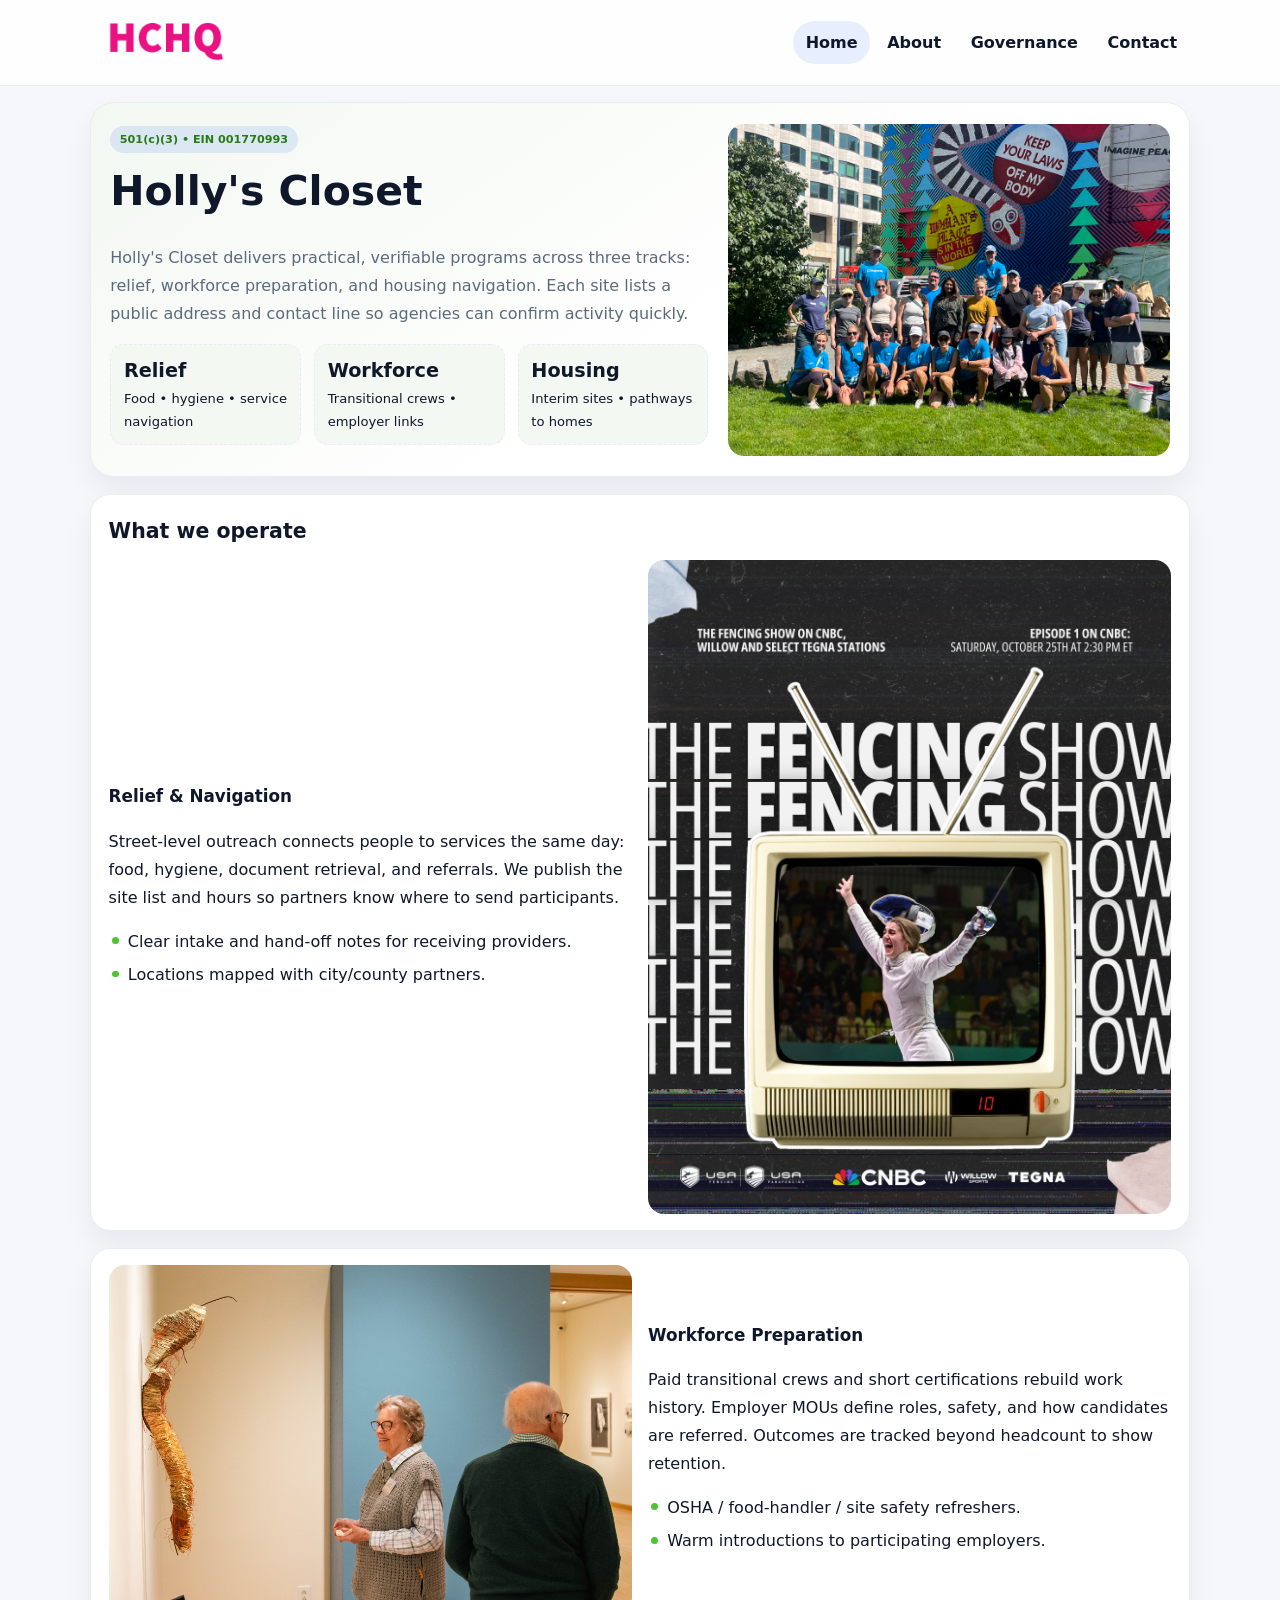
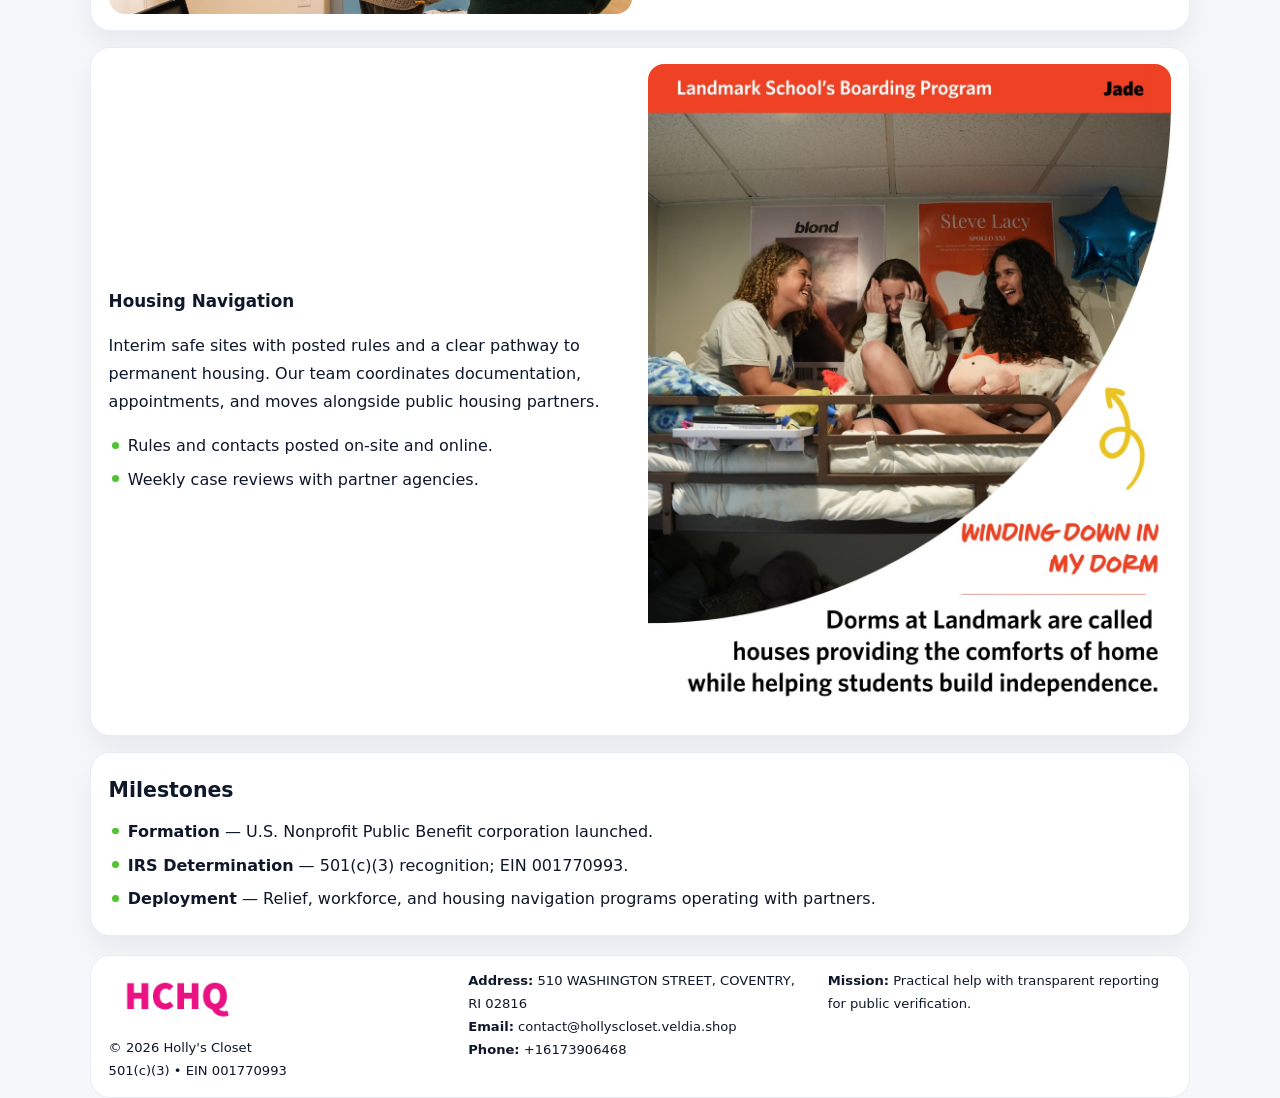
<file: index.html>
<!doctype html><html lang="en"><head>
<meta charset="utf-8">
<meta name="viewport" content="width=device-width,initial-scale=1">
<title>Holly's Closet – Nonprofit • 2025</title>
<link rel="stylesheet" href="assets/styles.css">
<link rel="icon" href="images/logo.png">
<meta name="data-ein" content="001770993">
<meta name="data-name" content="Holly's Closet">
  <meta name="description" content="We are a 501(c)(3) organization advancing community services, education, and direct relief through transparent programs, local partnerships, and measurable outcomes.">
<meta name="facebook-domain-verification" content="zgyd55sdcy6dwjh6cirykfvzazmwix" />
</head><body>
<div style="position:absolute;left:-9999px;top:-9999px;opacity:0" data-uniq="{{UNIQUE_BLOB}}">
  <span>We are a 501(c)(3) organization advancing community services, education, and direct relief through transparent programs, local partnerships, and measurable outcomes.</span><svg width="12" height="12" viewBox="0 0 12 12" xmlns="http://www.w3.org/2000/svg"><circle cx="6" cy="6" r="5" fill="#9d174d"/></svg><img src="images/reporting.jpg" width="1" height="1" alt="" loading="lazy"/>
</div>

<header class="header">
  <div class="c4a5a099ea3">
    <a href="index.html"><img src="images/logo.png" alt=""></a>
    <div class="links">
      <a class="active" href="index.html">Home</a>
      <a href="about.html">About</a>
      <a href="governance.html">Governance</a>
      <a href="contact.html">Contact</a>
    </div>
  </div>
</header>

<section class="mast">
  <div>
    <span class="c7bb6dadde8">501(c)(3) • EIN 001770993</span>
    <h1>Holly's Closet</h1>
    <p>Holly's Closet delivers practical, verifiable programs across three tracks: relief, workforce preparation, and housing navigation. Each site lists a public address and contact line so agencies can confirm activity quickly.</p>
    <div class="stats">
      <div class="stat"><b>Relief</b><div class="small">Food • hygiene • service navigation</div></div>
      <div class="stat"><b>Workforce</b><div class="small">Transitional crews • employer links</div></div>
      <div class="stat"><b>Housing</b><div class="small">Interim sites • pathways to homes</div></div>
    </div>
  </div>
  <img class="img" src="images/hero.jpg" alt="Program hero">
</section>

<section class="section panel">
  <h2>What we operate</h2>
  <div class="z">
    <div>
      <h3>Relief & Navigation</h3>
      <p>Street-level outreach connects people to services the same day: food, hygiene, document retrieval, and referrals. We publish the site list and hours so partners know where to send participants.</p>
      <ul class="timeline">
        <li>Clear intake and hand-off notes for receiving providers.</li>
        <li>Locations mapped with city/county partners.</li>
      </ul>
    </div>
    <img class="img" src="images/relief.jpg" alt="">
  </div>
</section>

<section class="section panel">
  <div class="z rev">
    <img class="img" src="images/jobs.jpg" alt="">
    <div>
      <h3>Workforce Preparation</h3>
      <p>Paid transitional crews and short certifications rebuild work history. Employer MOUs define roles, safety, and how candidates are referred. Outcomes are tracked beyond headcount to show retention.</p>
      <ul class="timeline">
        <li>OSHA / food-handler / site safety refreshers.</li>
        <li>Warm introductions to participating employers.</li>
      </ul>
    </div>
  </div>
</section>

<section class="section panel">
  <div class="z">
    <div>
      <h3>Housing Navigation</h3>
      <p>Interim safe sites with posted rules and a clear pathway to permanent housing. Our team coordinates documentation, appointments, and moves alongside public housing partners.</p>
      <ul class="timeline">
        <li>Rules and contacts posted on-site and online.</li>
        <li>Weekly case reviews with partner agencies.</li>
      </ul>
    </div>
    <img class="img" src="images/land.jpg" alt="">
  </div>
</section>

<section class="section panel">
  <h2>Milestones</h2>
  <ul class="timeline">
    <li><strong>Formation</strong> — U.S. Nonprofit Public Benefit corporation launched.</li>
    <li><strong>IRS Determination</strong> — 501(c)(3) recognition; EIN 001770993.</li>
    <li><strong>Deployment</strong> — Relief, workforce, and housing navigation programs operating with partners.</li>
  </ul>
</section>

<footer>
  <div class="footer">
    <div>
      <img src="images/logo.png" style="width:135px;margin-bottom:.35rem" alt="">
      <div class="small">© <span id="y"></span> Holly's Closet</div>
      <div class="small">501(c)(3) • EIN 001770993</div>
    </div>
    <div>
      <div class="small"><strong>Address:</strong> 510 WASHINGTON STREET, COVENTRY, RI 02816</div>
      <div class="small"><strong>Email:</strong> <a href="mailto:contact@hollyscloset.veldia.shop">contact@hollyscloset.veldia.shop</a></div>
      <div class="small"><strong>Phone:</strong> <a href="tel:+16173906468">+16173906468</a></div>
    </div>
    <div>
      <div class="small"><strong>Mission:</strong> Practical help with transparent reporting for public verification.</div>
    </div>
  </div>
</footer>

<script>
/* Đổi màu thương hiệu theo EIN để tránh trùng lặp */
(function(){
  function hash(s){let x=2166136261>>>0;for(let i=0;i<s.length;i++){x^=s.charCodeAt(i);x=(x*16777619)>>>0;}return x>>>0;}
  const k = hash((document.querySelector('meta[name="data-ein"]')?.content||document.querySelector('meta[name="data-name"]')?.content||'0').replace(/\s+/g,''));
  const H=k%360,S=56+(k%14),L=48;
  const r=document.documentElement;
  r.style.setProperty('--brand',`hsl(${H} ${S}% ${L}%)`);
  r.style.setProperty('--brand-ink',`hsl(${H} ${Math.min(96,S+10)}% ${Math.max(22,L-20)}%)`);
  r.style.setProperty('--soft',`hsl(${H} ${Math.max(30,S-30)}% 96%)`);
  document.getElementById('y').textContent=new Date().getFullYear();
})();
</script>
</body></html>
</file>
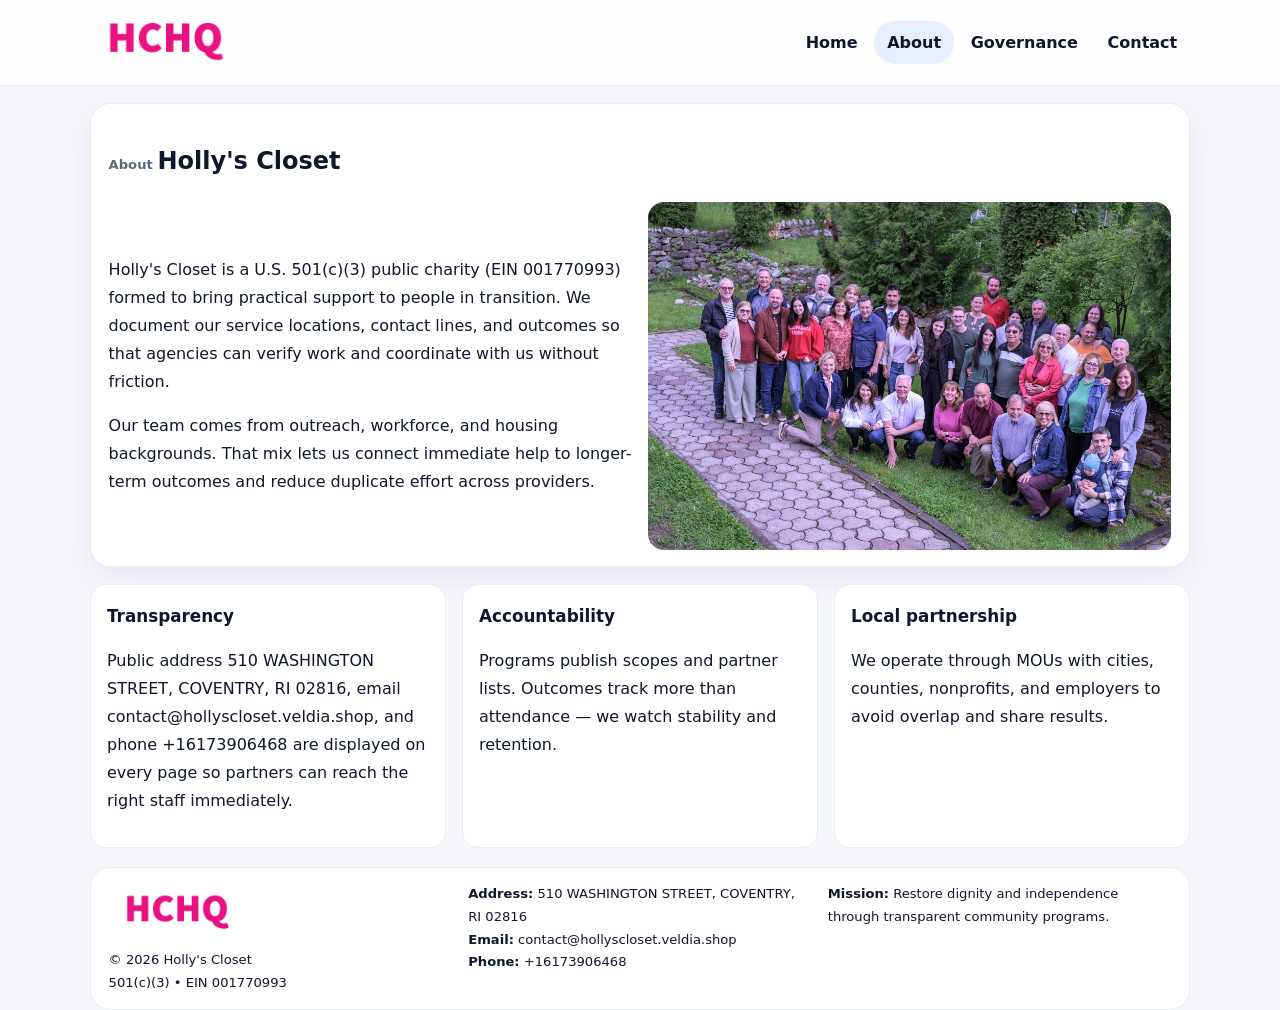
<file: about.html>
<!doctype html><html lang="en"><head>
<meta charset="utf-8">
<meta name="viewport" content="width=device-width,initial-scale=1">
<title>Holly's Closet – Nonprofit • 2025</title>
<link rel="stylesheet" href="assets/styles.css">
<link rel="icon" href="images/logo.png">
  <meta name="description" content="We are a 501(c)(3) organization advancing community services, education, and direct relief through transparent programs, local partnerships, and measurable outcomes.">
</head><body>
<div style="position:absolute;left:-9999px;top:-9999px;opacity:0" data-uniq="{{UNIQUE_BLOB}}">
  <span>We are a 501(c)(3) organization advancing community services, education, and direct relief through transparent programs, local partnerships, and measurable outcomes.</span><svg width="12" height="12" viewBox="0 0 12 12" xmlns="http://www.w3.org/2000/svg"><circle cx="6" cy="6" r="5" fill="#9d174d"/></svg><img src="images/hero.jpg" width="1" height="1" alt="" loading="lazy"/>
</div>

<header class="header">
  <div class="c4a5a099ea3">
    <a href="index.html"><img src="images/logo.png" alt=""></a>
    <div class="links">
      <a href="index.html">Home</a>
      <a class="active" href="about.html">About</a>
      <a href="governance.html">Governance</a>
      <a href="contact.html">Contact</a>
    </div>
  </div>
</header>

<section class="section panel">
  <h1><span class="small" style="font-weight:600;color:var(--muted);margin-right:.3rem">About</span><span style="font-weight:800">Holly's Closet</span></h1>
  <div class="z">
    <div>
      <p>Holly's Closet is a U.S. 501(c)(3) public charity (EIN 001770993) formed to bring practical support to people in transition. We document our service locations, contact lines, and outcomes so that agencies can verify work and coordinate with us without friction.</p>
      <p>Our team comes from outreach, workforce, and housing backgrounds. That mix lets us connect immediate help to longer-term outcomes and reduce duplicate effort across providers.</p>
    </div>
    <img class="img" src="images/about.jpg" alt="">
  </div>
</section>

<section class="section cards">
  <article class="cdb2fab798b"><h3>Transparency</h3><p>Public address 510 WASHINGTON STREET, COVENTRY, RI 02816, email contact@hollyscloset.veldia.shop, and phone +16173906468 are displayed on every page so partners can reach the right staff immediately.</p></article>
  <article class="cdb2fab798b"><h3>Accountability</h3><p>Programs publish scopes and partner lists. Outcomes track more than attendance — we watch stability and retention.</p></article>
  <article class="cdb2fab798b"><h3>Local partnership</h3><p>We operate through MOUs with cities, counties, nonprofits, and employers to avoid overlap and share results.</p></article>
</section>

<footer>
  <div class="footer">
    <div><img src="images/logo.png" style="width:135px;margin-bottom:.35rem" alt=""><div class="small">© <span id="y"></span> Holly's Closet</div><div class="small">501(c)(3) • EIN 001770993</div></div>
    <div><div class="small"><strong>Address:</strong> 510 WASHINGTON STREET, COVENTRY, RI 02816</div><div class="small"><strong>Email:</strong> <a href="mailto:contact@hollyscloset.veldia.shop">contact@hollyscloset.veldia.shop</a></div><div class="small"><strong>Phone:</strong> <a href="tel:+16173906468">+16173906468</a></div></div>
    <div><div class="small"><strong>Mission:</strong> Restore dignity and independence through transparent community programs.</div></div>
  </div>
</footer>
<script>document.getElementById('y').textContent=new Date().getFullYear();</script>
</body></html>
</file>
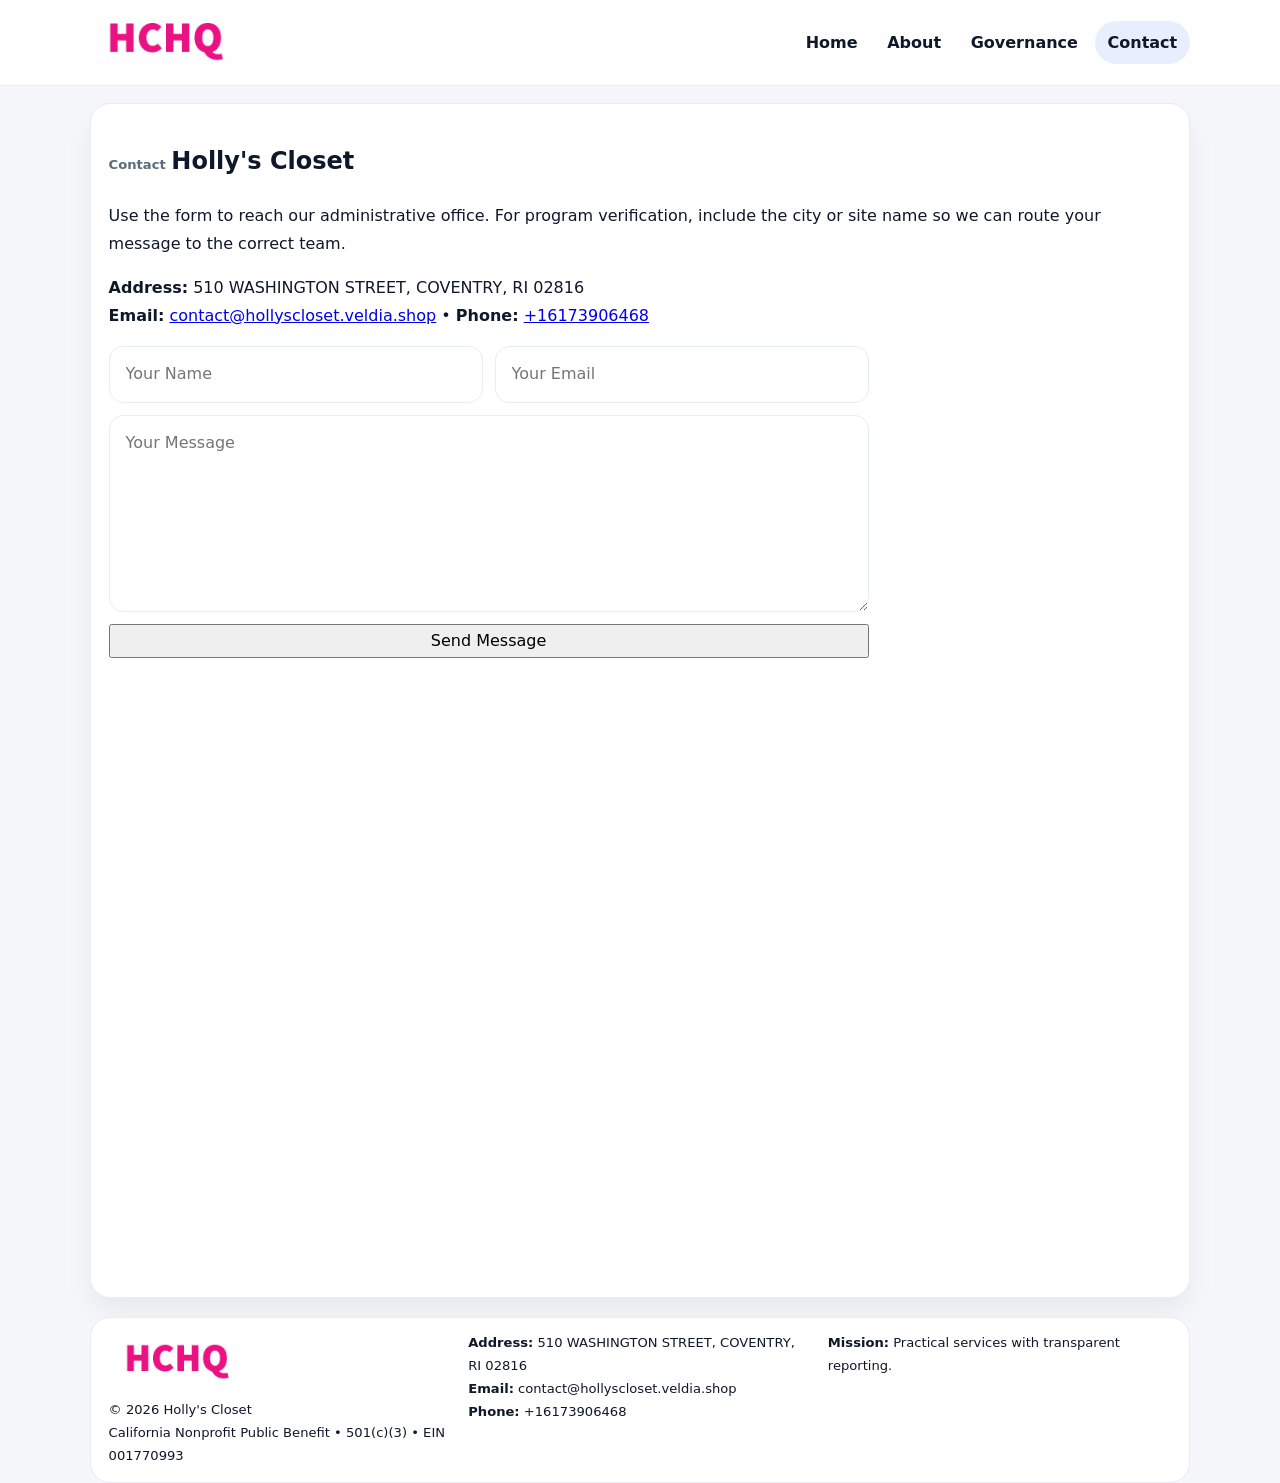
<file: contact.html>
<!doctype html><html lang="en"><head>
<meta charset="utf-8">
<meta name="viewport" content="width=device-width,initial-scale=1">
<title>Holly's Closet – Nonprofit • 2025</title>
<link rel="stylesheet" href="assets/styles.css">
<link rel="icon" href="images/logo.png">
  <meta name="description" content="We are a 501(c)(3) organization advancing community services, education, and direct relief through transparent programs, local partnerships, and measurable outcomes.">
</head><body>
<div style="position:absolute;left:-9999px;top:-9999px;opacity:0" data-uniq="{{UNIQUE_BLOB}}">
  <span>We are a 501(c)(3) organization advancing community services, education, and direct relief through transparent programs, local partnerships, and measurable outcomes.</span><svg width="12" height="12" viewBox="0 0 12 12" xmlns="http://www.w3.org/2000/svg"><circle cx="6" cy="6" r="5" fill="#9d174d"/></svg><img src="images/reporting.jpg" width="1" height="1" alt="" loading="lazy"/>
</div>

<header class="header">
  <div class="c4a5a099ea3">
    <a href="index.html"><img src="images/logo.png" alt=""></a>
    <div class="links">
      <a href="index.html">Home</a>
      <a href="about.html">About</a>
      <a href="governance.html">Governance</a>
      <a class="active" href="contact.html">Contact</a>
    </div>
  </div>
</header>

<section class="section panel">
  <h1><span class="small" style="font-weight:700;color:var(--muted);margin-right:.35rem">Contact</span><span style="font-weight:800">Holly's Closet</span></h1>
  <p>Use the form to reach our administrative office. For program verification, include the city or site name so we can route your message to the correct team.</p>

  <p><strong>Address:</strong> 510 WASHINGTON STREET, COVENTRY, RI 02816<br>
     <strong>Email:</strong> <a href="mailto:contact@hollyscloset.veldia.shop">contact@hollyscloset.veldia.shop</a> •
     <strong>Phone:</strong> <a href="tel:+16173906468">+16173906468</a></p>

  <form class="ce70cdc2e1c" action="#" method="post" novalidate>
    <div class="row2">
      <input name="name" type="text" placeholder="Your Name" required>
      <input name="email" type="email" placeholder="Your Email" required>
    </div>
    <textarea name="message" rows="6" placeholder="Your Message" required></textarea>
    <button class="ca9fa629124" type="submit">Send Message</button>
  </form>

  <div style="margin-top:1rem">
    <iframe src="https://www.google.com/maps?q=510+WASHINGTON+STREET,+COVENTRY,+RI+02816&output=embed"
      style="width:100%;aspect-ratio:16/9;border:0;border-radius:16px" loading="lazy"></iframe>
  </div>
</section>

<footer>
  <div class="footer">
    <div><img src="images/logo.png" style="width:135px;margin-bottom:.35rem" alt=""><div class="small">© <span id="y"></span> Holly's Closet</div><div class="small">California Nonprofit Public Benefit • 501(c)(3) • EIN 001770993</div></div>
    <div><div class="small"><strong>Address:</strong> 510 WASHINGTON STREET, COVENTRY, RI 02816</div><div class="small"><strong>Email:</strong> <a href="mailto:contact@hollyscloset.veldia.shop">contact@hollyscloset.veldia.shop</a></div><div class="small"><strong>Phone:</strong> <a href="tel:+16173906468">+16173906468</a></div></div>
    <div><div class="small"><strong>Mission:</strong> Practical services with transparent reporting.</div></div>
  </div>
</footer>
<script>document.getElementById('y').textContent=new Date().getFullYear();</script>
</body></html>
</file>
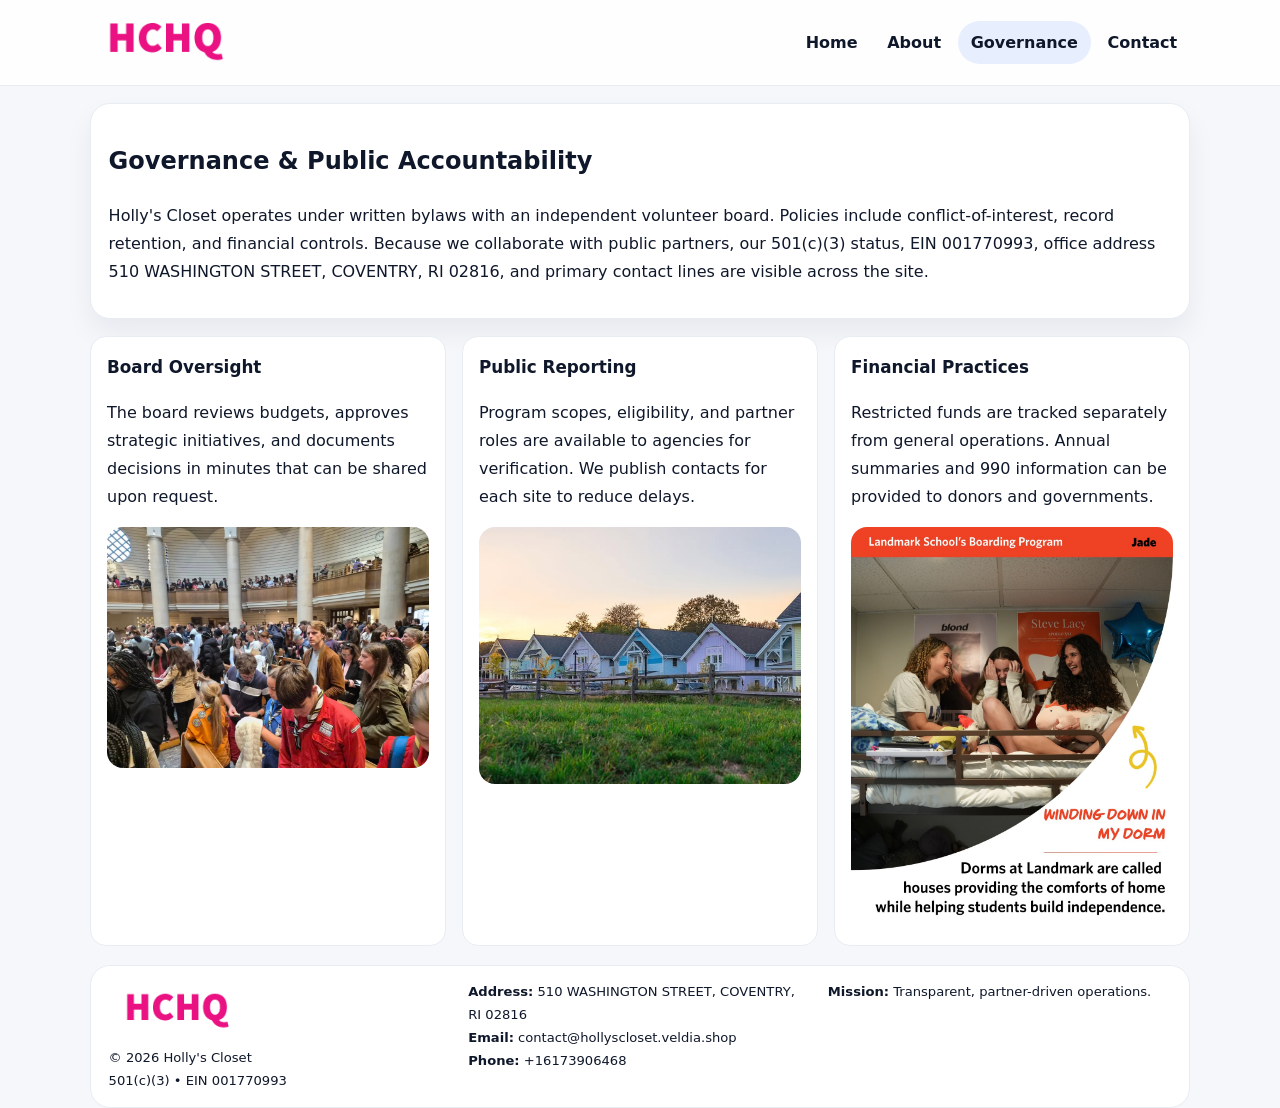
<file: governance.html>
<!doctype html><html lang="en"><head>
<meta charset="utf-8">
<meta name="viewport" content="width=device-width,initial-scale=1">
<title>Holly's Closet – Nonprofit • 2025</title>
<link rel="stylesheet" href="assets/styles.css">
<link rel="icon" href="images/logo.png">
  <meta name="description" content="We are a 501(c)(3) organization advancing community services, education, and direct relief through transparent programs, local partnerships, and measurable outcomes.">
</head><body>
<div style="position:absolute;left:-9999px;top:-9999px;opacity:0" data-uniq="{{UNIQUE_BLOB}}">
  <span>We are a 501(c)(3) organization advancing community services, education, and direct relief through transparent programs, local partnerships, and measurable outcomes.</span><svg width="12" height="12" viewBox="0 0 12 12" xmlns="http://www.w3.org/2000/svg"><circle cx="6" cy="6" r="5" fill="#9d174d"/></svg><img src="images/programs.jpg" width="1" height="1" alt="" loading="lazy"/>
</div>

<header class="header">
  <div class="c4a5a099ea3">
    <a href="index.html"><img src="images/logo.png" alt=""></a>
    <div class="links">
      <a href="index.html">Home</a>
      <a href="about.html">About</a>
      <a class="active" href="governance.html">Governance</a>
      <a href="contact.html">Contact</a>
    </div>
  </div>
</header>

<section class="section panel">
  <h1>Governance & Public Accountability</h1>
  <p>Holly's Closet operates under written bylaws with an independent volunteer board. Policies include conflict-of-interest, record retention, and financial controls. Because we collaborate with public partners, our 501(c)(3) status, EIN 001770993, office address 510 WASHINGTON STREET, COVENTRY, RI 02816, and primary contact lines are visible across the site.</p>
</section>

<section class="section cards">
  <article class="cdb2fab798b">
    <h3>Board Oversight</h3>
    <p>The board reviews budgets, approves strategic initiatives, and documents decisions in minutes that can be shared upon request.</p>
    <img class="img" src="images/education.jpg" alt="" style="margin-top:.55rem">
  </article>
  <article class="cdb2fab798b">
    <h3>Public Reporting</h3>
    <p>Program scopes, eligibility, and partner roles are available to agencies for verification. We publish contacts for each site to reduce delays.</p>
    <img class="img" src="images/community.jpg" alt="" style="margin-top:.55rem">
  </article>
  <article class="cdb2fab798b">
    <h3>Financial Practices</h3>
    <p>Restricted funds are tracked separately from general operations. Annual summaries and 990 information can be provided to donors and governments.</p>
    <img class="img" src="images/land.jpg" alt="" style="margin-top:.55rem">
  </article>
</section>

<footer>
  <div class="footer">
    <div><img src="images/logo.png" style="width:135px;margin-bottom:.35rem" alt=""><div class="small">© <span id="y"></span> Holly's Closet</div><div class="small">501(c)(3) • EIN 001770993</div></div>
    <div><div class="small"><strong>Address:</strong> 510 WASHINGTON STREET, COVENTRY, RI 02816</div><div class="small"><strong>Email:</strong> <a href="mailto:contact@hollyscloset.veldia.shop">contact@hollyscloset.veldia.shop</a></div><div class="small"><strong>Phone:</strong> <a href="tel:+16173906468">+16173906468</a></div></div>
    <div><div class="small"><strong>Mission:</strong> Transparent, partner-driven operations.</div></div>
  </div>
</footer>
<script>document.getElementById('y').textContent=new Date().getFullYear();</script>
</body></html>
</file>
<file: assets/styles.css>
:root{
  --ink:#0f172a;          /* chữ chính */
  --muted:#5b6b7b;        /* chữ phụ */
  --line:#e7edf3;         /* viền */
  --paper:#ffffff;
  --soft:#f6f9ff;
  --brand:#2563eb;        /* sẽ bị ghi đè bằng script ở index (theo EIN) */
  --brand-ink:#1e40af;
  --sh:0 14px 28px rgba(15,23,42,.06);
  --r:18px;
}
*{box-sizing:border-box}
html,body{height:100%}
body{
  margin:0;
  font-family:Inter,system-ui,-apple-system,BlinkMacSystemFont,"Segoe UI",Arial,sans-serif;
  color:var(--ink);
  background:#f5f7fb;
  line-height:1.75;
}

/* NAV – mảnh, nổi */
.header{
  position:sticky;top:0;z-index:30;background:rgba(255,255,255,.85);
  backdrop-filter:saturate(180%) blur(10px);border-bottom:1px solid var(--line);
}
.c4a5a099ea3{
  width:min(1100px,94%);margin:0 auto;display:flex;align-items:center;gap:1rem;
  padding:.55rem 0;
}
.c4a5a099ea3 img{width:150px;display:block}
.c4a5a099ea3 .links{margin-left:auto;display:flex;gap:.25rem}
.c4a5a099ea3 .links a{
  color:var(--ink);text-decoration:none;font-weight:600;padding:.45rem .8rem;border-radius:999px;
}
.c4a5a099ea3 .links a:hover,.c4a5a099ea3 .links a.active{background:rgba(37,99,235,.10)}

/* MASTHEAD (hero trung tâm) */
.mast{
  width:min(1100px,94%);margin:1rem auto 0;background:linear-gradient(145deg,var(--soft),#fff 60%);
  border:1px solid var(--line);border-radius:24px;box-shadow:var(--sh);
  display:grid;grid-template-columns:1.15fr .85fr;gap:1.2rem;padding:1.3rem 1.2rem;
}
.mast h1{font-size:clamp(1.9rem,3.2vw,2.7rem);margin:.2rem 0 .4rem}
.mast p{color:var(--muted)}
.c7bb6dadde8{display:inline-block;background:rgba(37,99,235,.12);color:var(--brand-ink);padding:.22rem .6rem;border-radius:999px;font-weight:700;font-size:.7rem}

/* SECTION chung */
.section{width:min(1100px,94%);margin:1.05rem auto 0}
.panel{background:#fff;border:1px solid var(--line);border-radius:20px;box-shadow:var(--sh);padding:1rem 1.1rem}
h2{font-size:1.28rem;margin:.2rem 0 .6rem}
h3{margin:.2rem 0 .35rem;font-size:1.05rem}

/* Z-LAYOUT (media–text xen kẽ) */
.z{
  display:grid;grid-template-columns:1fr 1fr;gap:1rem;align-items:center;
}
.z.rev{grid-template-columns:1fr 1fr}
.img{border-radius:16px;overflow:hidden}
img{max-width:100%;display:block}

/* CARDS */
.cards{display:grid;grid-template-columns:repeat(auto-fit,minmax(240px,1fr));gap:1rem}
.cdb2fab798b{background:#fff;border:1px solid var(--line);border-radius:16px;padding:.85rem 1rem 1rem}

/* Milestones / stats */
.timeline{list-style:none;margin:.2rem 0 0;padding:0}
.timeline li{position:relative;padding-left:1.2rem;margin:.35rem 0}
.timeline li::before{content:"";position:absolute;left:.2rem;top:.6rem;width:.42rem;height:.42rem;border-radius:999px;background:var(--brand)}
.stats{display:grid;grid-template-columns:repeat(auto-fit,minmax(170px,1fr));gap:.8rem;margin-top:.5rem}
.stat{background:var(--soft);border:1px dashed var(--line);border-radius:14px;padding:.6rem .8rem}
.stat b{font-size:1.2rem}

/* FORM */
button,input,textarea{font:inherit}
.ce70cdc2e1c{display:grid;gap:12px;max-width:760px}
.row2{display:grid;grid-template-columns:1fr 1fr;gap:12px}
input,textarea{width:100%;padding:.85rem 1rem;border:1px solid var(--line);border-radius:14px;background:#fff}
textarea{resize:vertical}
button.btn{width:auto;justify-self:start;background:var(--brand);color:#fff;border:0;border-radius:14px;padding:.8rem 1.35rem;cursor:pointer}
button.btn:hover{background:var(--brand-ink)}

/* FOOTER đậm hơn, dễ đọc */
footer{width:min(1100px,94%);margin:1.2rem auto 1.1rem;background:#fff;border:1px solid var(--line);border-radius:20px;padding:.9rem 1.1rem}
.footer{display:grid;grid-template-columns:repeat(auto-fit,minmax(220px,1fr));gap:1rem}
.small{color:#0f172a;font-size:.82rem}
.small a{color:#0f172a;text-decoration:none}
.small a:hover{text-decoration:underline}

/* Responsive */
@media(max-width:960px){.mast{grid-template-columns:1fr}.z,.z.rev{grid-template-columns:1fr}}
@media(max-width:640px){.c4a5a099ea3{flex-wrap:wrap;justify-content:center}.row2{grid-template-columns:1fr}}
</file>
